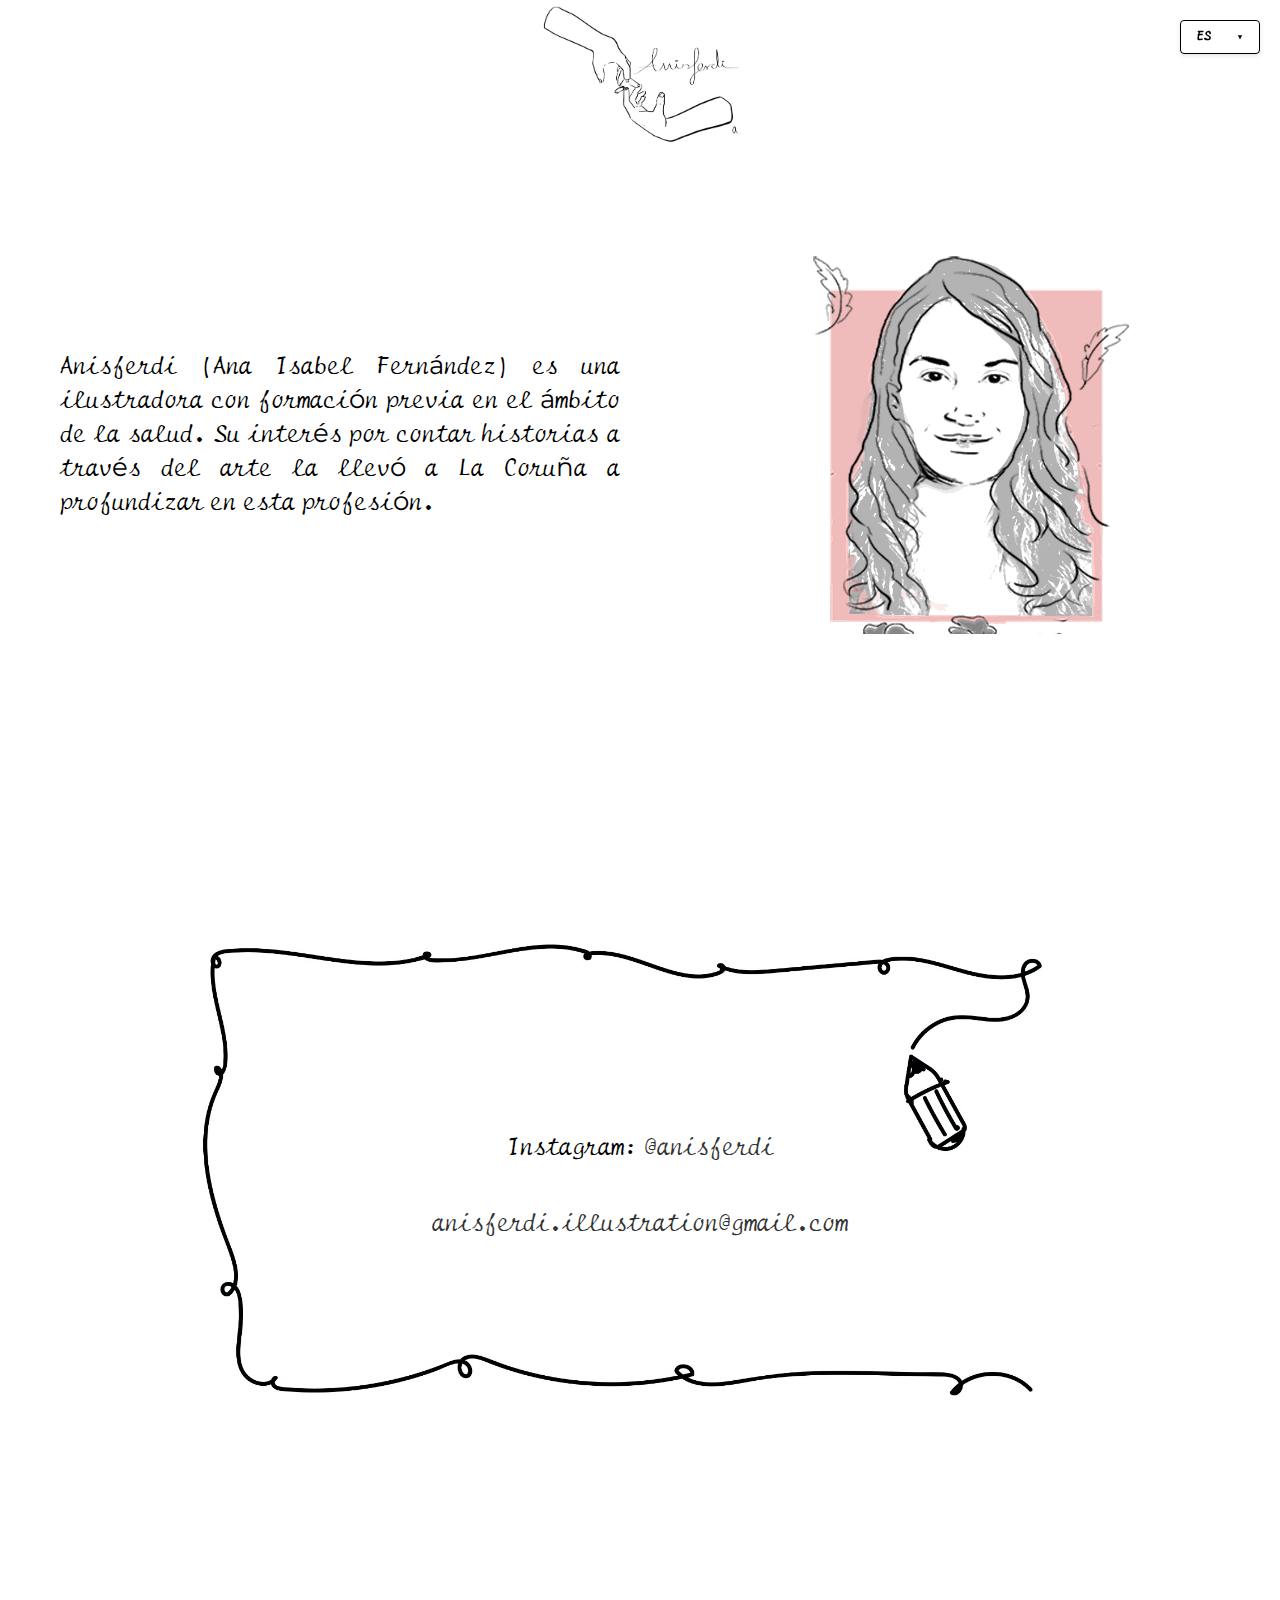
<file: about.html>
<!DOCTYPE html>
<html lang="en">

<head>
    <meta charset="UTF-8">
    <meta name="viewport" content="width=device-width, initial-scale=1.0">
    <title>Anisferdi</title>
    <link rel="stylesheet" href="styles.css">
    <script src="scripts.js" defer></script>
    <link rel="apple-touch-icon" sizes="180x180" href="Images/Favicons/apple-touch-icon.png">
    <link rel="icon" type="image/png" sizes="32x32" href="Images/Favicons/favicon-32x32.png">
    <link rel="icon" type="image/png" sizes="16x16" href="Images/Favicons/favicon-16x16.png">
    <link href='https://fonts.googleapis.com/css?family=Montserrat' rel="stylesheet">
</head>





<body>

    <div class="languageSwitcher">
        <button class="languageButton">EN</button>
        <div class="languageDropdown">
            <a href="#" class="languageOption" data-lang="en">EN</a>
            <a href="#" class="languageOption" data-lang="es">ES</a>
            <a href="#" class="languageOption" data-lang="fr">FR</a>
            <a href="#" class="languageOption" data-lang="it">IT</a>
        </div>
    </div>

    <table class="introTable">
        <tr>
            <a href="index.html" class="topHeaderContainer">

                <img src="Images/manos_tiber-01.png" alt="Instagram Image" class="topHeader">


            </a>
        </tr>


    </table>

    <div class="aboutContainer">
        <div class="text-column">
            <p data-i18n="aboutDescription">Ana Isabel Fernández (Anisferdi) es actualmente estudiante de ilustración.
                Desde
                2021 ha realizado portadas de
                canciones, pero su mayor interés es la ilustración editorial, en la que está actualmente centrando sus
                proyectos.
            </p>
        </div>
        <div class="image-column">
            <img src="Images/foto-about.gif" alt="Descriptive text" id="aboutImage">
        </div>
    </div>



    <!-- <div class="download-container">
        <button class="download-btn" data-filename="PortfolioES.pdf" data-displayname="Portfolio-ES">
            <span class="icon">↓</span> Portfolio Español
        </button>
        <button class="download-btn" data-filename="PortfolioEN.pdf" data-displayname="Portfolio-EN">
            <span class="icon">↓</span> English Portfolio
        </button>
        <button class="download-btn" data-filename="PortfolioFR.pdf" data-displayname="Portfolio-FR">
            <span class="icon">↓</span>  Portfolio Français
        </button>
        <button class="download-btn" data-filename="PortfolioIT.pdf" data-displayname="Portfolio-IT">
            <span class="icon">↓</span>  Portfolio Italiano
        </button>

    </div> -->





    <section class="contactCardSection">
        <div class="links-container">
            <p>Instagram: <a href="https://www.instagram.com/anisferdi" class="textLink">@anisferdi</a></p>
            <a href="mailto:anisferdi.illustration@gmail.com" class="textLink">anisferdi.illustration@gmail.com</a>
        </div>
    </section>



</body>
</file>
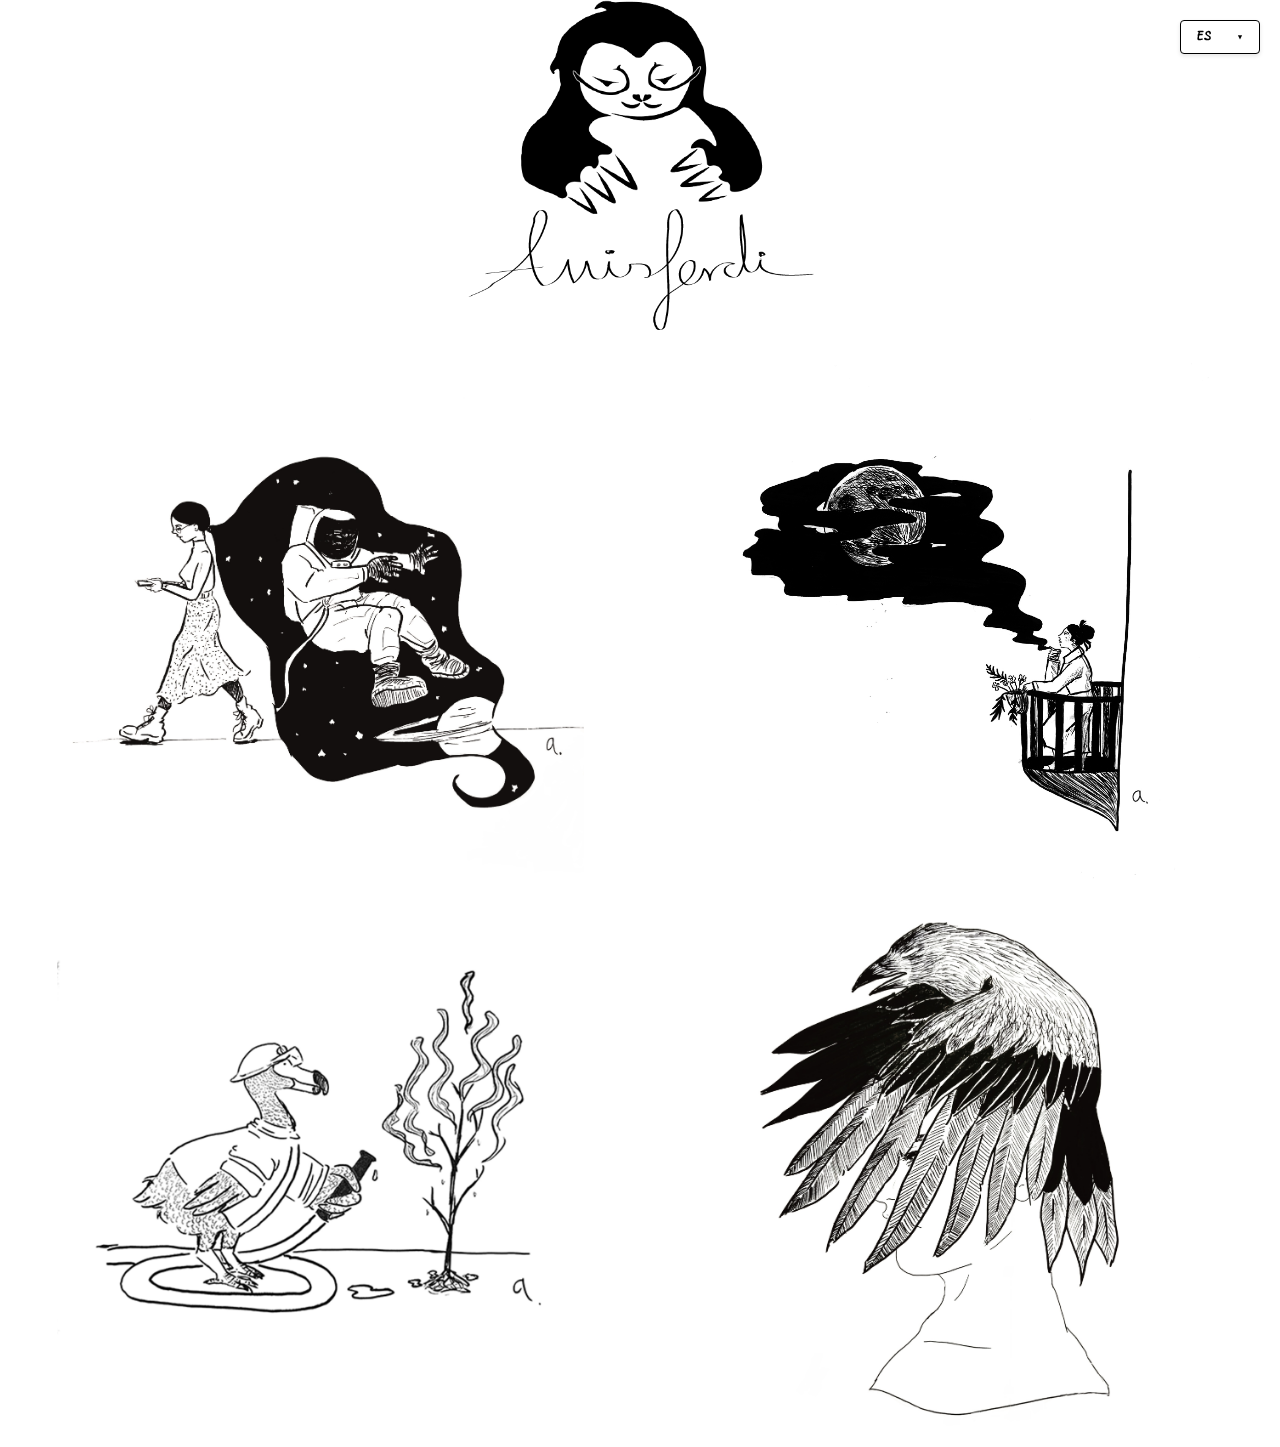
<file: tintas.html>
<!DOCTYPE html>
<html lang="en">

<head>
    <meta charset="UTF-8">
    <meta name="viewport" content="width=device-width, initial-scale=1.0">
    <title>Anisferdi</title>
    <link rel="stylesheet" href="styles.css">
    <script src="scripts.js" defer></script>
    <link rel="apple-touch-icon" sizes="180x180" href="Images/Favicons/Logo-perezoso.png">
    <link rel="icon" type="image/png" sizes="32x32" href="Images/Favicons/Logo-perezoso.png">
    <link rel="icon" type="image/png" sizes="16x16" href="Images/Favicons/Logo-perezoso.png">
    <link href='https://fonts.googleapis.com/css?family=Montserrat' rel="stylesheet">
</head>





<body>

    <div class="languageSwitcher">
        <button class="languageButton">EN</button>
        <div class="languageDropdown">
            <a href="#" class="languageOption" data-lang="en">EN</a>
            <a href="#" class="languageOption" data-lang="es">ES</a>
            <a href="#" class="languageOption" data-lang="fr">FR</a>
            <a href="#" class="languageOption" data-lang="it">IT</a>
        </div>
    </div>


    <table class="introTable">
        <tr>
            <a href="index.html"  class="topHeaderContainer">
                <img src="Images/Logo-perezoso.png" alt="Instagram Image" class="topHeader">
            </a>          
        </tr>
        <tr>
            <a href="index.html"  class="topHeaderContainer">
                <img src="Images/firma-corta.png" alt="Instagram Image" class="topHeaderSignature">
            </a>
        </tr>

    </table>



    <!-- <p  data-i18n="inkDesc"></p> -->
    <div class="imageGallery">
        
        <div class="imageItem">
            <img src="Images/Tinta/Astronauta-Ratio.jpg" alt="Description 1">
          <!--  <p  class="it" data-i18n="inkEspacio">a</p>-->
        </div>
        <div class="imageItem">
            <img src="Images/Tinta/CHICA-FUMANDO-2.jpg" alt="Description 1">
          <!--  <p class="it" data-i18n="inkNoche">a</p>-->
        </div>
        <div class="imageItem">
            <img src="Images/Tinta/Dodo.jpg" alt="Description 3">
          <!--  <p class="it" data-i18n="inkExtinto">a</p>-->
        </div>
        <div class="imageItem">
            <img src="Images/Tinta/Pajaro-2.jpg" alt="Description 3">
           <!-- <p class="it" data-i18n="inkCuervo">a</p>-->
        </div>



    </div>
</file>
<file: styles.css>
@font-face {
    font-family: 'SelectricScript';
    src: url('Fonts/Selectric_Script.ttf') format('truetype');
    font-weight: normal;
    font-style: normal;
}


body {

    min-height: 100vh;
    margin: 0;
    background-color: #ffffff;
    color: black;
    font-size: 26px;
    font-family: 'SelectricScript', 'Montserrat';
    text-align: center;

}


.image-button {
    background: none;
    border: none;
    padding: 0;
    cursor: pointer;
    transition: transform 0.2s ease;

}


.image-button:hover {
    transform: scale(1.05);
}


.image-button img {
    max-width: 200px;
    height: auto;
    border-radius: 8px;
    box-shadow: 0 4px 8px rgba(0, 0, 0, 0.2);
}


nav {
    display: flex;
    justify-content: center;
    background-color: #e7f3ff00;
    padding: 10px;
}


.navTable {
    display: flex;
    flex-wrap: wrap;
    gap: 10px;
}

.editorialButtonsContainer {
    display: flex;
    gap: 20px;

    justify-content: center;
    align-items: center;
}

.editorialButton {
    margin-bottom: 20px;
    margin-top: 15px;
    padding: 12px 24px;
    font-size: 16px;
    background: none;
    border: none;
    font-family: 'SelectricScript', 'Montserrat';
    font-size: 30px;

}

.editorialButton:hover {
    cursor: pointer;
}


.hidden {
    display: none !important;
}

.navButton {
    flex: 1 1 calc(25% - 10px);
    background-color: #ffffff;
    color: rgb(0, 0, 0);
    padding: 10px;
    text-align: center;
    box-sizing: border-box;

    align-content: center;
    max-height: 530px;
    font-size: 20px;

}


.overlay-text {
    position: relative;
    top: -40%;
    left: 50%;
    margin-top: 10px;
    font-size: 200%;
    transform: translate(-50%, -50%);
    color: rgb(0, 0, 0);
    background: rgba(0, 0, 0, 0);
    padding: 2px 2px;
    border-radius: 5px;
    opacity: 1;

}


.navButton:hover .navImage {
    opacity: 0.8;
    transition: opacity 0.6s ease;
}


.navImage {
    opacity: 0;
    height: 100%;
    width: 100%;
    object-fit: contain;
    display: block;
}


.navDisplay {
    display: flex;
    flex-direction: column;
    margin: 5px;
}


.deactivated {
    display: none !important;
}

.topHeaderContainer {
    align-items: center;
    display: flex;
    justify-content: center;

}

.topHeader {

    height: auto;
    width: 20%;
    object-fit: fill;

}


.topHeaderSignature {

    height: auto;
    width: 30%;
    object-fit: fill;
    margin-bottom: 10px;
    margin-top: -20px;
}

@media (max-width: 840px) {
    .navButton {
        flex: 1 1 calc(80% - 10px);
        min-height: 90px;
        height: auto;

        position: relative;
    }


    .overlay-text {
        height: auto;
        line-height: 1.5;
        margin-bottom: 30px;
        padding-bottom: 30px;
    }

    .topHeader {
        height: auto;
        width: 75%;
        object-fit: fill;
        margin-bottom: 10px;
        margin-top: 20px;

    }

    .topHeaderSignature {

        height: auto;
        width: 100%;
        object-fit: fill;
        margin-bottom: 40px;
        margin-top: -20px;
    }

    .navImage {
        display: none;
    }

    .navTable {
        margin-top: 50px;
        gap: 25px;
        line-height: 0px;
    }

    body {
        font-size: 18px;

    }
}





/* Gallery  */
.imageGallery {
    display: flex;
    flex-wrap: wrap;
    gap: 20px;
    padding: 10px;
    justify-content: center;
    text-align: center;

}

@-moz-document url-prefix() {
    .imageGallery {
        width: 100%;
    }
}

.imageItem {
    flex: 1 1 calc(50% - 10px);
    min-width: 250px;
    box-sizing: border-box;
    justify-items: center;
}


.imageItem img {
    margin-left: auto;
    margin-right: auto;
    width: 85%;
    height: auto;
    display: block;
    object-fit: contain;
    border-radius: 4px;
    /* box-shadow: 0 4px 8px rgba(0, 0, 0, 0.1); */
}




.imageItemWide {
    flex: 1 1 calc(50% - 10px);
    min-width: 250px;
    box-sizing: border-box;
    justify-items: center;
    display: flex;
    flex-direction: column;
    align-items: center;
}

.imageItemWide img {
    width: 70%;
    height: auto;
    display: block;
    object-fit: contain;
    border-radius: 4px;
    box-shadow: 0 2px 4px rgba(0, 0, 0, 0.1);
}

.imageItemMedium {
    flex: 1 1 calc(50% - 10px);
    min-width: 250px;
    margin-bottom: 40px;
    box-sizing: border-box;
    justify-items: center;
    display: flex;
    flex-direction: column;
    align-items: center;
}

.imageItemMedium img {

    width: 65%;
    height: auto;
    display: block;
    object-fit: contain;
    border-radius: 4px;
    /* box-shadow: 0 2px 4px rgba(0, 0, 0, 0.2); */
}


.animatedReel {
    flex: 1 1 calc(50% - 10px);
    min-width: 250px;
    box-sizing: border-box;
    justify-items: center;
}

.animatedReel video,
.animatedReel img {
    margin-left: auto;
    margin-right: auto;
    width: 50%;
    height: auto;
    display: block;
    object-fit: contain;
    border-radius: 4px;
    box-shadow: 0 4px 8px rgba(0, 0, 0, 0.1);
}

@media (max-width: 800px) {
    .image-item {
        flex: 1 1 100%;

    }

    .imageItemMedium {
        margin-bottom: 20px;
    }

    .imageItemWide img {
        width: 95%;
    }

    .imageItemMedium img {
        width: 95%;
    }

    .animatedReel video,
    .animatedReel img {
        width: 80%;
    }
}



a:any-link {
    text-decoration: none;
}

a:hover,
a:focus,
a:active {
    text-decoration: none;
}








.languageSwitcher {
    position: fixed;
    top: 20px;
    right: 20px;
    z-index: 1000;
    font-weight: bold;

}

.languageButton {
    background: white;
    border: 1px solid #000;
    padding: 8px 16px;
    cursor: pointer;
    font-size: 14px;
    font-family: 'SelectricScript', 'Montserrat';
    font-weight: bold;
    border-radius: 4px;
    box-shadow: 0 2px 4px rgba(0, 0, 0, 0.1);
    transition: all 0.2s ease;
    display: flex;
    align-items: center;
    justify-content: space-between;
    min-width: 80px;
}

.languageButton::after {
    content: "▼";
    font-size: 10px;
    margin-left: 8px;
}

.languageButton:hover {
    background: #f5f5f5;
}

.languageDropdown {
    display: none;
    position: absolute;
    right: 0;
    background: white;
    border: 1px solid #000;
    border-radius: 4px;
    box-shadow: 0 2px 8px rgba(0, 0, 0, 0.1);
    margin-top: 5px;
    min-width: 80px;
}

.languageDropdown a {
    display: block;
    padding: 8px 16px;
    text-decoration: none;
    color: #000;
    font-size: 14px;
}

.languageDropdown a:hover {
    background: #f5f5f5;
}

.languageDropdown.show {
    display: block;
}








/* Base styles */
.aboutContainer {
    display: flex;
    align-items: center;
    gap: 40px;
    max-width: 1200px;
    margin: 0 auto;
    padding: 20px;
    margin-top: 70px;
    margin-bottom: 70px;
}

.text-column {
    flex: 1;
    text-align: justify;
    text-justify: inter-word;
    padding: 20px;
}

.image-column {
    flex: 1;
    display: flex;
    justify-content: center;
}

.image-column img {
    max-width: 100%;
    height: auto;
    object-fit: contain;
    border-radius: 8px;
    max-height: 400px;
}

.image-column #aboutImage {
    width: 90%;
}

@media (max-width: 768px) {
    .aboutContainer {
        flex-direction: column;
        gap: 20px;
        margin-top: 50px;
        margin-bottom: 40px;
    }

    .image-column {
        order: -1;
    }

    .text-column,
    .image-column {
        width: 100%;
        text-align: justify;
    }

    .image-column #aboutImage {
        height: 60%;
    }
}










.download-container {
    display: flex;
    gap: 15px;
    padding: 20px;
    flex-wrap: wrap;
    justify-content: center;
    margin-bottom: 50px;
}

.download-btn {
    background: white;
    border: 2px solid #222;
    border-radius: 6px;
    padding: 12px 24px;
    cursor: pointer;
    font-size: 20px;
    transition: all 0.2s ease;
    display: flex;
    align-items: center;
    min-width: 150px;
    justify-content: center;
}

.download-btn:hover {
    background: #f0f0f0;
    transform: translateY(-2px);
}

.download-btn:active {
    transform: translateY(0);
}

.icon {
    margin-right: 8px;
    font-weight: bold;
}


@media (max-width: 600px) {
    .download-container {
        flex-direction: column;
        margin-bottom: 10px;
    }

    .download-btn {
        width: 100%;
    }
}












.contactCardSection {
    width: 100%;
    min-height: 100vh;
    max-height: 300px;
    background-image: url('Images/ContactBackground.jpeg');
    background-size: contain;
    background-size: 70%;
    background-repeat: no-repeat;
    background-position: center;
    display: flex;
    justify-content: center;
    align-items: center;
}

.links-container {
    display: flex;
    flex-direction: column;
    gap: 20px;
    padding: 30px;
    border-radius: 8px;
    max-width: 80%;
}

.textLink {
    color: #333;

    font-weight: 300;
    text-decoration: none;
    transition: color 0.3s ease;
}

.textLink:hover {
    color: #000;
    text-decoration: underline;
}


@media (max-width: 768px) {
    .links-container {
        left: 10%;

        width: 80%;

    }

    .contactCardSection {
        background-size: 95%;
        min-height: 50vh;
    }

}









.it {
    font-style: italic;
    margin-bottom: 30px;
}




.footer {
    display: flex;
    font-size: 15px;
    justify-content: right;
    align-items: right;
    align-content: right;
    margin-right: 20px;
    margin-top: 15px;
    margin-bottom: 10px;
}

.footer a {
    color: #000;
}











.layer-controls button{
    font-size: 50px;
    
}

.layer-controls{
    position: relative;
    
    display: flex;
    width: 90%;
    justify-content: space-between;
    align-items: center;
    margin: 0 80px;
    transform: translateY(-300px);
}



.cards-container {
    position: relative;
    width: min(480px, 90vw);
    height: calc(min(480px, 90vw) * (630 / 480));
    margin: 0 auto 40px;
    z-index: 10;
    transition: transform 2s cubic-bezier(0.25, 0.46, 0.45, 0.94);
}

.card-container {
    position: absolute;
    top: 0;
    left: 0;
    perspective: 1200px;
    width: 100%;
    height: 100%;
    cursor: pointer;
    z-index: 10;

}


#cardContainer1 {
    z-index: 16;

}

#cardContainer2 {
    z-index: 15;

}

#cardContainer3 {
    z-index: 14;
}

#cardContainer4 {
    z-index: 13;
}

.cards-container.flippedFirstPage {
    top: 0;
    transform: translateX(240px);

}

.cards-container.flippedLastPage {
    top: 0;
    transform: translateX(480px);

}



#cardContainer5 {
    z-index: 12;
}




.card {
    position: relative;
    width: 100%;
    height: 100%;
    transform-style: preserve-3d;
    transition: transform 1.9s cubic-bezier(0.25, 0.46, 0.45, 0.94);
    /* border-radius: 15px; */
    /* box-shadow: 0 10px 25px rgba(0, 0, 0, 0.2); */
    transform-origin: left center;
}

.card.flipped {
    transform: rotateY(-180deg);
}

.card.flippedFirstPage {
    transform: rotateY(-180deg);
}




.card-face {
    position: absolute;
    width: 100%;
    height: 100%;
    backface-visibility: hidden;
    /* border-radius: 15px; */
    overflow: hidden;
    display: flex;
    flex-direction: column;
    justify-content: center;
    align-items: center;
    -webkit-backface-visibility: hidden;

}

.card-front {
    background-color: #f8f9fa;
    /* border: 3px solid #2575fc; */
    transform: rotateY(0deg);
}

.card-back {
    background-color: #2575fc;
    color: white;
    transform: rotateY(180deg);
    /* border: 3px solid #6a11cb; */
}

.card img {
    width: 100%;
    height: 100%;
    object-fit: cover;
    -webkit-transform-style: preserve-3d;
    transform-style: preserve-3d;
}

.comic-button{
    background: none;
    border: none;
    cursor: pointer;
    z-index: 20;


}



@media (max-width: 1200px) {
    .cards-container.Right {
    transform: translateX(90vw);

    }

    .cards-container.Left {
    transform: translateX(10px);

    }

    .layer-controls{
        transform: translateY(-80px);
        margin: 0 0px;
        padding: 0 5px;
        z-index: 20;
        width: 100%;
    }

}
</file>
